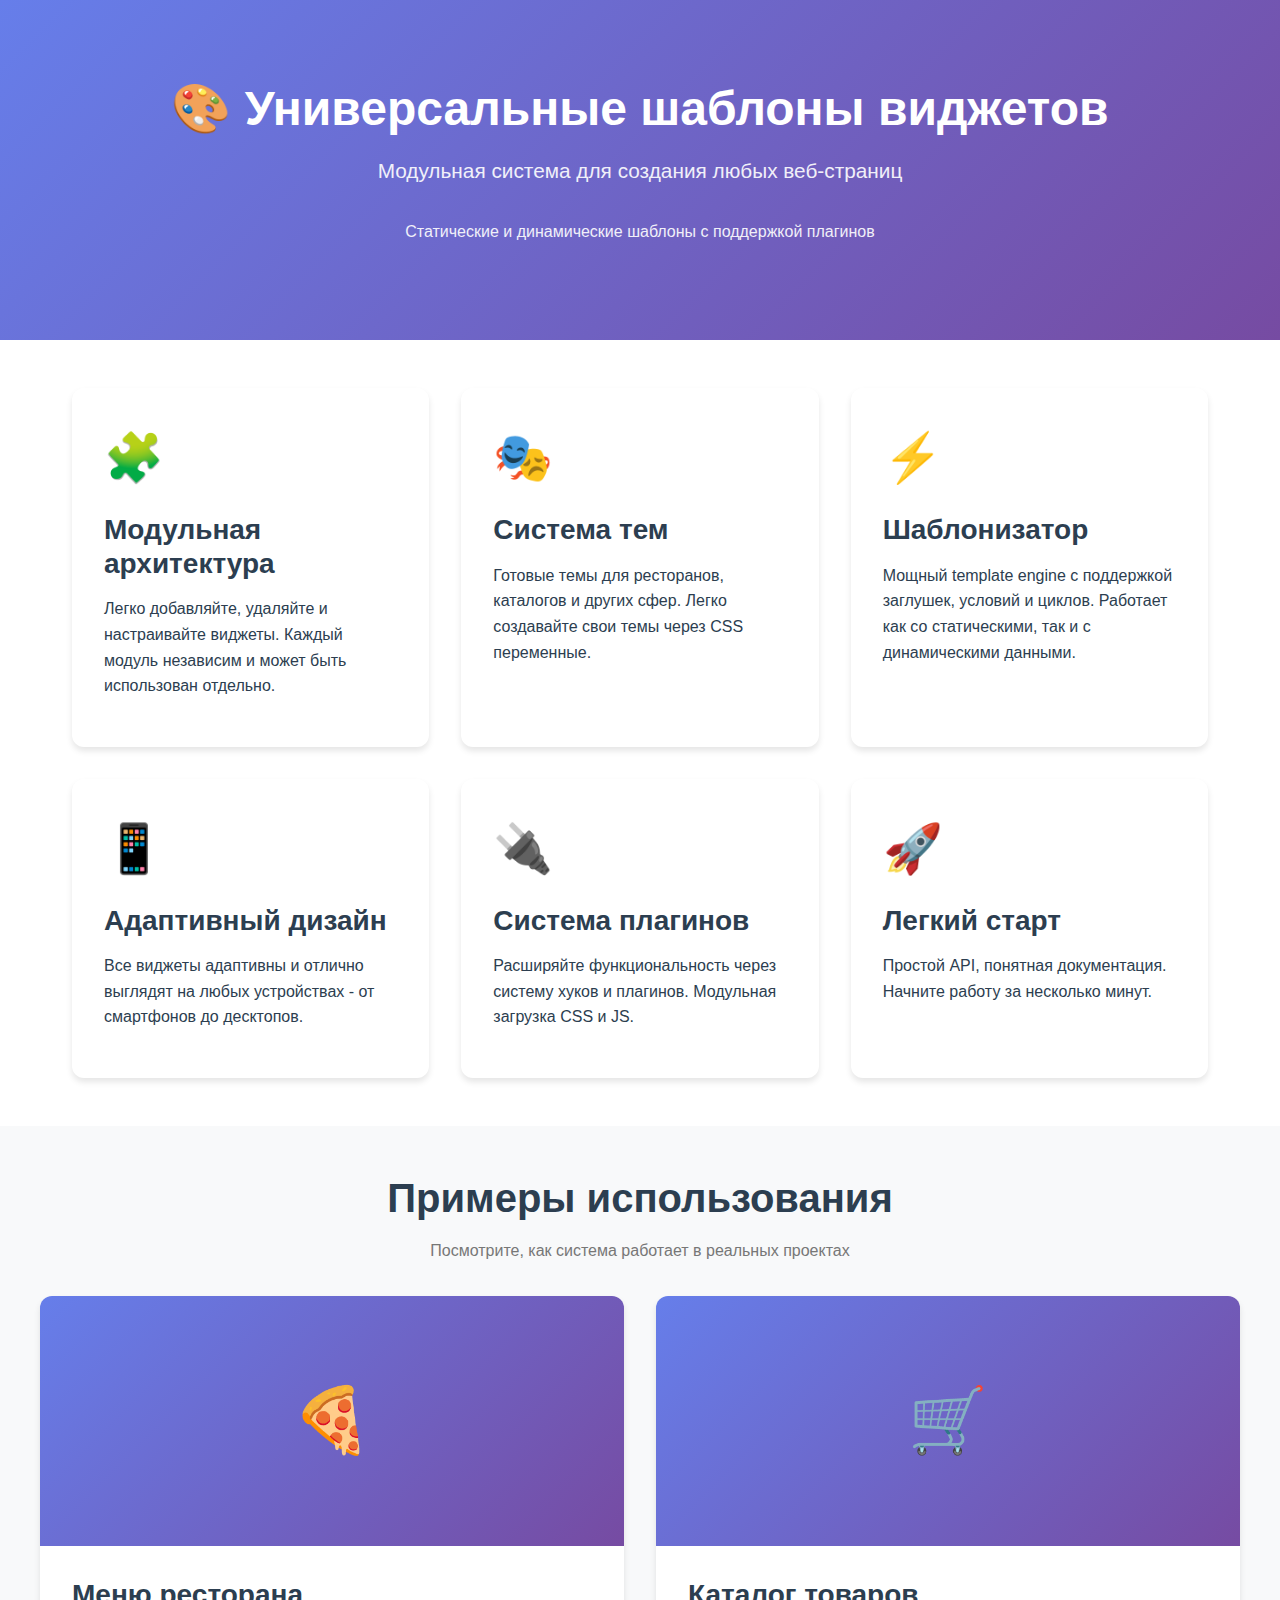
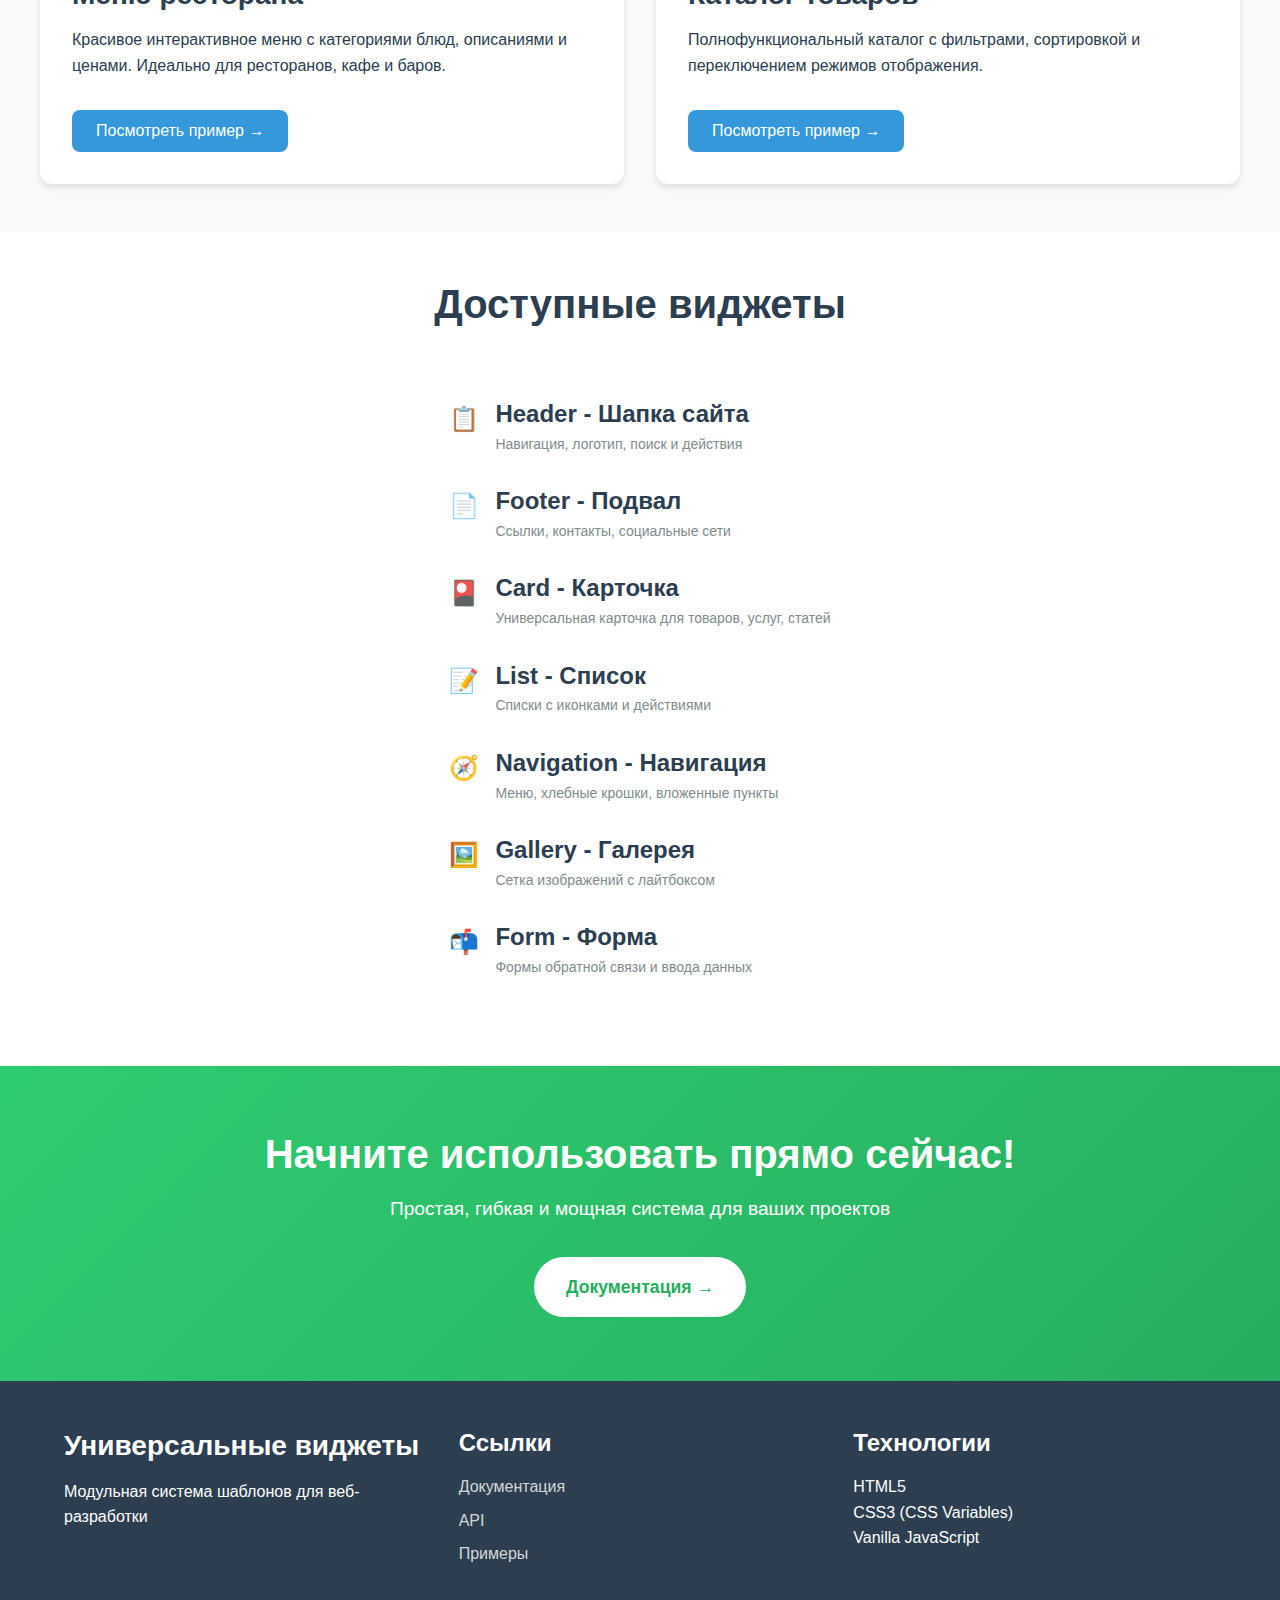
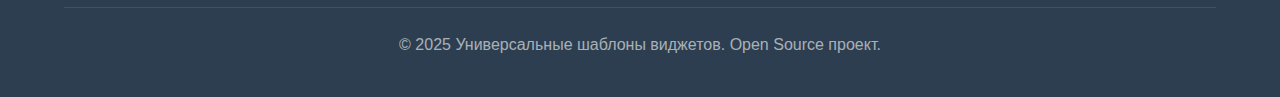
<file: index.html>
<!DOCTYPE html>
<html lang="ru">
<head>
  <meta charset="UTF-8">
  <meta name="viewport" content="width=device-width, initial-scale=1.0">
  <title>Универсальные шаблоны виджетов - Демо</title>
  <link rel="stylesheet" href="styles/core.css">
  <link rel="stylesheet" href="styles/widgets.css">
  <link rel="stylesheet" href="styles/themes/default.css">
  <style>
    .hero {
      background: linear-gradient(135deg, #667eea 0%, #764ba2 100%);
      color: white;
      padding: 80px 20px;
      text-align: center;
    }
    .hero h1 {
      font-size: 3rem;
      margin-bottom: 1rem;
    }
    .hero p {
      font-size: 1.3rem;
      opacity: 0.9;
    }
    .features {
      display: grid;
      grid-template-columns: repeat(auto-fit, minmax(300px, 1fr));
      gap: 2rem;
      padding: 3rem 2rem;
      max-width: 1200px;
      margin: 0 auto;
    }
    .feature-card {
      background: white;
      padding: 2rem;
      border-radius: 12px;
      box-shadow: 0 4px 6px rgba(0, 0, 0, 0.1);
      transition: transform 0.3s;
    }
    .feature-card:hover {
      transform: translateY(-5px);
      box-shadow: 0 10px 20px rgba(0, 0, 0, 0.15);
    }
    .feature-icon {
      font-size: 3rem;
      margin-bottom: 1rem;
    }
    .examples-section {
      background: #f8f9fa;
      padding: 3rem 2rem;
    }
    .examples-grid {
      display: grid;
      grid-template-columns: repeat(auto-fit, minmax(400px, 1fr));
      gap: 2rem;
      max-width: 1200px;
      margin: 2rem auto 0;
    }
    .example-card {
      background: white;
      border-radius: 12px;
      overflow: hidden;
      box-shadow: 0 4px 6px rgba(0, 0, 0, 0.1);
    }
    .example-image {
      width: 100%;
      height: 250px;
      background: linear-gradient(135deg, #667eea 0%, #764ba2 100%);
      display: flex;
      align-items: center;
      justify-content: center;
      font-size: 4rem;
    }
    .example-content {
      padding: 2rem;
    }
    .cta-section {
      text-align: center;
      padding: 4rem 2rem;
      background: linear-gradient(135deg, #2ecc71 0%, #27ae60 100%);
      color: white;
    }
    .cta-button {
      display: inline-block;
      padding: 1rem 2rem;
      background: white;
      color: #27ae60;
      border-radius: 50px;
      font-weight: 600;
      font-size: 1.1rem;
      margin-top: 1rem;
      transition: all 0.3s;
    }
    .cta-button:hover {
      transform: scale(1.05);
      box-shadow: 0 10px 30px rgba(0, 0, 0, 0.2);
    }
  </style>
</head>
<body class="theme-default">
  <div class="page-wrapper">
    <!-- Hero секция -->
    <section class="hero">
      <h1>🎨 Универсальные шаблоны виджетов</h1>
      <p>Модульная система для создания любых веб-страниц</p>
      <p style="font-size: 1rem; margin-top: 2rem;">Статические и динамические шаблоны с поддержкой плагинов</p>
    </section>

    <!-- Возможности -->
    <section class="features">
      <div class="feature-card">
        <div class="feature-icon">🧩</div>
        <h3>Модульная архитектура</h3>
        <p>Легко добавляйте, удаляйте и настраивайте виджеты. Каждый модуль независим и может быть использован отдельно.</p>
      </div>

      <div class="feature-card">
        <div class="feature-icon">🎭</div>
        <h3>Система тем</h3>
        <p>Готовые темы для ресторанов, каталогов и других сфер. Легко создавайте свои темы через CSS переменные.</p>
      </div>

      <div class="feature-card">
        <div class="feature-icon">⚡</div>
        <h3>Шаблонизатор</h3>
        <p>Мощный template engine с поддержкой заглушек, условий и циклов. Работает как со статическими, так и с динамическими данными.</p>
      </div>

      <div class="feature-card">
        <div class="feature-icon">📱</div>
        <h3>Адаптивный дизайн</h3>
        <p>Все виджеты адаптивны и отлично выглядят на любых устройствах - от смартфонов до десктопов.</p>
      </div>

      <div class="feature-card">
        <div class="feature-icon">🔌</div>
        <h3>Система плагинов</h3>
        <p>Расширяйте функциональность через систему хуков и плагинов. Модульная загрузка CSS и JS.</p>
      </div>

      <div class="feature-card">
        <div class="feature-icon">🚀</div>
        <h3>Легкий старт</h3>
        <p>Простой API, понятная документация. Начните работу за несколько минут.</p>
      </div>
    </section>

    <!-- Примеры -->
    <section class="examples-section">
      <h2 style="text-align: center; font-size: 2.5rem; margin-bottom: 1rem;">Примеры использования</h2>
      <p style="text-align: center; color: #777; margin-bottom: 2rem;">Посмотрите, как система работает в реальных проектах</p>

      <div class="examples-grid">
        <div class="example-card">
          <div class="example-image">🍕</div>
          <div class="example-content">
            <h3>Меню ресторана</h3>
            <p>Красивое интерактивное меню с категориями блюд, описаниями и ценами. Идеально для ресторанов, кафе и баров.</p>
            <a href="examples/restaurant-menu.html" class="button" style="display: inline-block; margin-top: 1rem;">Посмотреть пример →</a>
          </div>
        </div>

        <div class="example-card">
          <div class="example-image">🛒</div>
          <div class="example-content">
            <h3>Каталог товаров</h3>
            <p>Полнофункциональный каталог с фильтрами, сортировкой и переключением режимов отображения.</p>
            <a href="examples/catalog.html" class="button" style="display: inline-block; margin-top: 1rem;">Посмотреть пример →</a>
          </div>
        </div>
      </div>
    </section>

    <!-- Доступные виджеты -->
    <section style="max-width: 1200px; margin: 0 auto; padding: 3rem 2rem;">
      <h2 style="text-align: center; font-size: 2.5rem; margin-bottom: 2rem;">Доступные виджеты</h2>

      <div class="widget-list">
        <ul class="list-items">
          <li class="list-item">
            <span class="item-icon">📋</span>
            <div class="item-content">
              <h4 class="item-title">Header - Шапка сайта</h4>
              <p class="item-description">Навигация, логотип, поиск и действия</p>
            </div>
          </li>
          <li class="list-item">
            <span class="item-icon">📄</span>
            <div class="item-content">
              <h4 class="item-title">Footer - Подвал</h4>
              <p class="item-description">Ссылки, контакты, социальные сети</p>
            </div>
          </li>
          <li class="list-item">
            <span class="item-icon">🎴</span>
            <div class="item-content">
              <h4 class="item-title">Card - Карточка</h4>
              <p class="item-description">Универсальная карточка для товаров, услуг, статей</p>
            </div>
          </li>
          <li class="list-item">
            <span class="item-icon">📝</span>
            <div class="item-content">
              <h4 class="item-title">List - Список</h4>
              <p class="item-description">Списки с иконками и действиями</p>
            </div>
          </li>
          <li class="list-item">
            <span class="item-icon">🧭</span>
            <div class="item-content">
              <h4 class="item-title">Navigation - Навигация</h4>
              <p class="item-description">Меню, хлебные крошки, вложенные пункты</p>
            </div>
          </li>
          <li class="list-item">
            <span class="item-icon">🖼️</span>
            <div class="item-content">
              <h4 class="item-title">Gallery - Галерея</h4>
              <p class="item-description">Сетка изображений с лайтбоксом</p>
            </div>
          </li>
          <li class="list-item">
            <span class="item-icon">📬</span>
            <div class="item-content">
              <h4 class="item-title">Form - Форма</h4>
              <p class="item-description">Формы обратной связи и ввода данных</p>
            </div>
          </li>
        </ul>
      </div>
    </section>

    <!-- CTA -->
    <section class="cta-section">
      <h2 style="font-size: 2.5rem; margin-bottom: 1rem;">Начните использовать прямо сейчас!</h2>
      <p style="font-size: 1.2rem;">Простая, гибкая и мощная система для ваших проектов</p>
      <a href="docs/USAGE.md" class="cta-button">Документация →</a>
    </section>

    <!-- Footer -->
    <footer class="widget-footer">
      <div class="footer-container">
        <div class="footer-content">
          <div>
            <h3>Универсальные виджеты</h3>
            <p>Модульная система шаблонов для веб-разработки</p>
          </div>
          <div class="footer-links">
            <h4>Ссылки</h4>
            <ul>
              <li><a href="docs/USAGE.md">Документация</a></li>
              <li><a href="docs/API.md">API</a></li>
              <li><a href="examples/restaurant-menu.html">Примеры</a></li>
            </ul>
          </div>
          <div>
            <h4>Технологии</h4>
            <ul style="list-style: none;">
              <li>HTML5</li>
              <li>CSS3 (CSS Variables)</li>
              <li>Vanilla JavaScript</li>
            </ul>
          </div>
        </div>
        <div class="footer-bottom">
          <p>&copy; 2025 Универсальные шаблоны виджетов. Open Source проект.</p>
        </div>
      </div>
    </footer>
  </div>

  <script src="scripts/template-engine.js"></script>
  <script src="scripts/module-loader.js"></script>
  <script src="scripts/widget-manager.js"></script>
  <script>
    document.addEventListener('DOMContentLoaded', () => {
      WidgetManager.init({ theme: 'default' });
    });
  </script>
</body>
</html>
</file>
<file: styles/core.css>
/**
 * Core Styles - Базовые стили для всех страниц
 * CSS переменные для гибкой кастомизации
 */

:root {
  /* Цвета */
  --color-primary: #3498db;
  --color-secondary: #2ecc71;
  --color-accent: #e74c3c;
  --color-text: #333333;
  --color-text-light: #777777;
  --color-background: #ffffff;
  --color-background-alt: #f8f9fa;
  --color-border: #dee2e6;

  /* Типографика */
  --font-family: -apple-system, BlinkMacSystemFont, 'Segoe UI', Roboto, 'Helvetica Neue', Arial, sans-serif;
  --font-size-base: 16px;
  --font-size-small: 14px;
  --font-size-large: 18px;
  --font-size-h1: 2.5rem;
  --font-size-h2: 2rem;
  --font-size-h3: 1.75rem;
  --font-size-h4: 1.5rem;

  /* Отступы */
  --spacing-xs: 0.25rem;
  --spacing-sm: 0.5rem;
  --spacing-md: 1rem;
  --spacing-lg: 1.5rem;
  --spacing-xl: 2rem;
  --spacing-xxl: 3rem;

  /* Радиусы */
  --radius-sm: 4px;
  --radius-md: 8px;
  --radius-lg: 12px;
  --radius-full: 9999px;

  /* Тени */
  --shadow-sm: 0 1px 3px rgba(0, 0, 0, 0.1);
  --shadow-md: 0 4px 6px rgba(0, 0, 0, 0.1);
  --shadow-lg: 0 10px 20px rgba(0, 0, 0, 0.15);

  /* Переходы */
  --transition-fast: 150ms ease-in-out;
  --transition-normal: 300ms ease-in-out;
  --transition-slow: 500ms ease-in-out;
}

/* Сброс стилей */
* {
  box-sizing: border-box;
  margin: 0;
  padding: 0;
}

body {
  font-family: var(--font-family);
  font-size: var(--font-size-base);
  line-height: 1.6;
  color: var(--color-text);
  background-color: var(--color-background);
}

/* Типографика */
h1, h2, h3, h4, h5, h6 {
  font-weight: 600;
  line-height: 1.2;
  margin-bottom: var(--spacing-md);
}

h1 { font-size: var(--font-size-h1); }
h2 { font-size: var(--font-size-h2); }
h3 { font-size: var(--font-size-h3); }
h4 { font-size: var(--font-size-h4); }

p {
  margin-bottom: var(--spacing-md);
}

a {
  color: var(--color-primary);
  text-decoration: none;
  transition: color var(--transition-fast);
}

a:hover {
  color: var(--color-secondary);
}

/* Контейнеры */
.page-wrapper {
  min-height: 100vh;
  display: flex;
  flex-direction: column;
}

.main-content {
  flex: 1;
  padding: var(--spacing-xl);
  max-width: 1200px;
  margin: 0 auto;
  width: 100%;
}

/* Модули */
.module-container {
  margin-bottom: var(--spacing-lg);
}

.widget {
  padding: var(--spacing-md);
}

/* Кнопки */
button, .button {
  display: inline-block;
  padding: var(--spacing-sm) var(--spacing-lg);
  font-size: var(--font-size-base);
  font-weight: 500;
  text-align: center;
  border: none;
  border-radius: var(--radius-md);
  background-color: var(--color-primary);
  color: white;
  cursor: pointer;
  transition: all var(--transition-fast);
}

button:hover, .button:hover {
  background-color: var(--color-secondary);
  transform: translateY(-2px);
  box-shadow: var(--shadow-md);
}

button:active, .button:active {
  transform: translateY(0);
}

/* Формы */
input, textarea, select {
  width: 100%;
  padding: var(--spacing-sm) var(--spacing-md);
  font-size: var(--font-size-base);
  font-family: var(--font-family);
  border: 1px solid var(--color-border);
  border-radius: var(--radius-md);
  transition: border-color var(--transition-fast);
}

input:focus, textarea:focus, select:focus {
  outline: none;
  border-color: var(--color-primary);
}

/* Утилиты */
.text-center { text-align: center; }
.text-left { text-align: left; }
.text-right { text-align: right; }

.hidden { display: none !important; }
.visible { display: block !important; }

/* Адаптивность */
@media (max-width: 768px) {
  :root {
    --font-size-h1: 2rem;
    --font-size-h2: 1.75rem;
    --font-size-h3: 1.5rem;
  }

  .main-content {
    padding: var(--spacing-md);
  }
}
</file>
<file: styles/widgets.css>
/**
 * Widget Styles - Стили для всех виджетов
 */

/* Header Widget */
.widget-header {
  background-color: var(--color-background);
  border-bottom: 1px solid var(--color-border);
  padding: var(--spacing-lg) 0;
  position: sticky;
  top: 0;
  z-index: 1000;
  box-shadow: var(--shadow-sm);
}

.header-container {
  max-width: 1200px;
  margin: 0 auto;
  padding: 0 var(--spacing-lg);
  display: flex;
  align-items: center;
  justify-content: space-between;
  gap: var(--spacing-lg);
}

.header-logo {
  display: flex;
  align-items: center;
  gap: var(--spacing-md);
}

.header-logo h1 {
  margin: 0;
  font-size: 1.5rem;
}

.header-logo img {
  height: 40px;
  width: auto;
}

.header-nav {
  display: flex;
  gap: var(--spacing-lg);
}

.nav-link {
  padding: var(--spacing-sm) var(--spacing-md);
  border-radius: var(--radius-md);
  transition: all var(--transition-fast);
}

.nav-link:hover {
  background-color: var(--color-background-alt);
}

.header-search {
  display: flex;
  gap: var(--spacing-sm);
}

.search-input {
  min-width: 200px;
}

/* Footer Widget */
.widget-footer {
  background-color: var(--color-text);
  color: white;
  padding: var(--spacing-xxl) 0 var(--spacing-lg);
  margin-top: auto;
}

.footer-container {
  max-width: 1200px;
  margin: 0 auto;
  padding: 0 var(--spacing-lg);
}

.footer-content {
  display: grid;
  grid-template-columns: repeat(auto-fit, minmax(250px, 1fr));
  gap: var(--spacing-xl);
  margin-bottom: var(--spacing-xl);
}

.footer-content a {
  color: rgba(255, 255, 255, 0.8);
}

.footer-content a:hover {
  color: white;
}

.footer-links ul {
  list-style: none;
}

.footer-links li {
  margin-bottom: var(--spacing-sm);
}

.footer-bottom {
  border-top: 1px solid rgba(255, 255, 255, 0.1);
  padding-top: var(--spacing-lg);
  text-align: center;
  color: rgba(255, 255, 255, 0.6);
}

/* Card Widget */
.widget-card {
  background: white;
  border-radius: var(--radius-lg);
  overflow: hidden;
  box-shadow: var(--shadow-md);
  transition: all var(--transition-normal);
}

.widget-card:hover {
  transform: translateY(-4px);
  box-shadow: var(--shadow-lg);
}

.card-image {
  position: relative;
  overflow: hidden;
  aspect-ratio: 16 / 9;
}

.card-image img {
  width: 100%;
  height: 100%;
  object-fit: cover;
  transition: transform var(--transition-slow);
}

.widget-card:hover .card-image img {
  transform: scale(1.05);
}

.card-badge {
  position: absolute;
  top: var(--spacing-md);
  right: var(--spacing-md);
  padding: var(--spacing-xs) var(--spacing-md);
  background-color: var(--color-accent);
  color: white;
  border-radius: var(--radius-full);
  font-size: var(--font-size-small);
  font-weight: 600;
}

.card-content {
  padding: var(--spacing-lg);
}

.card-category {
  display: inline-block;
  font-size: var(--font-size-small);
  color: var(--color-primary);
  font-weight: 600;
  text-transform: uppercase;
  margin-bottom: var(--spacing-sm);
}

.card-title {
  margin-bottom: var(--spacing-md);
}

.card-description {
  color: var(--color-text-light);
  margin-bottom: var(--spacing-lg);
}

.card-price {
  display: flex;
  align-items: center;
  gap: var(--spacing-md);
  margin-bottom: var(--spacing-lg);
}

.old-price {
  text-decoration: line-through;
  color: var(--color-text-light);
}

.current-price {
  font-size: var(--font-size-large);
  font-weight: 700;
  color: var(--color-accent);
}

/* List Widget */
.widget-list {
  background: white;
  border-radius: var(--radius-lg);
  padding: var(--spacing-lg);
}

.list-title {
  margin-bottom: var(--spacing-lg);
}

.list-items {
  list-style: none;
}

.list-item {
  display: flex;
  align-items: flex-start;
  gap: var(--spacing-md);
  padding: var(--spacing-md);
  border-radius: var(--radius-md);
  transition: background-color var(--transition-fast);
}

.list-item:hover {
  background-color: var(--color-background-alt);
}

.item-icon {
  font-size: 1.5rem;
  flex-shrink: 0;
}

.item-content {
  flex: 1;
}

.item-title {
  margin-bottom: var(--spacing-xs);
}

.item-description {
  color: var(--color-text-light);
  font-size: var(--font-size-small);
  margin: 0;
}

/* Navigation Widget */
.widget-navigation {
  background: white;
  border-radius: var(--radius-lg);
  padding: var(--spacing-md);
}

.nav-menu {
  list-style: none;
  display: flex;
  flex-wrap: wrap;
  gap: var(--spacing-sm);
}

.nav-menu.vertical {
  flex-direction: column;
}

.nav-item {
  position: relative;
}

.nav-link {
  display: flex;
  align-items: center;
  gap: var(--spacing-sm);
  padding: var(--spacing-sm) var(--spacing-md);
  border-radius: var(--radius-md);
  transition: all var(--transition-fast);
}

.nav-item.active .nav-link {
  background-color: var(--color-primary);
  color: white;
}

/* Gallery Widget */
.widget-gallery {
  padding: var(--spacing-lg);
}

.gallery-grid {
  display: grid;
  grid-template-columns: repeat(auto-fill, minmax(250px, 1fr));
  gap: var(--spacing-lg);
}

.gallery-item {
  position: relative;
  border-radius: var(--radius-md);
  overflow: hidden;
  aspect-ratio: 1;
}

.gallery-image {
  width: 100%;
  height: 100%;
  object-fit: cover;
}

.gallery-overlay {
  position: absolute;
  inset: 0;
  background: rgba(0, 0, 0, 0.7);
  display: flex;
  align-items: center;
  justify-content: center;
  opacity: 0;
  transition: opacity var(--transition-normal);
}

.gallery-item:hover .gallery-overlay {
  opacity: 1;
}

/* Form Widget */
.widget-form {
  background: white;
  border-radius: var(--radius-lg);
  padding: var(--spacing-xl);
  max-width: 600px;
  margin: 0 auto;
}

.form-field {
  margin-bottom: var(--spacing-lg);
}

.form-label {
  display: block;
  margin-bottom: var(--spacing-sm);
  font-weight: 500;
}

.required {
  color: var(--color-accent);
}

.form-hint {
  display: block;
  margin-top: var(--spacing-xs);
  color: var(--color-text-light);
  font-size: var(--font-size-small);
}

.form-actions {
  display: flex;
  gap: var(--spacing-md);
  margin-top: var(--spacing-xl);
}

/* Адаптивность */
@media (max-width: 768px) {
  .header-container {
    flex-direction: column;
    align-items: flex-start;
  }

  .header-nav {
    width: 100%;
    flex-direction: column;
    gap: var(--spacing-sm);
  }

  .gallery-grid {
    grid-template-columns: repeat(auto-fill, minmax(150px, 1fr));
  }
}
</file>
<file: styles/themes/default.css>
/**
 * Default Theme - Стандартная универсальная тема
 */

.theme-default {
  --color-primary: #3498db;
  --color-secondary: #2ecc71;
  --color-accent: #e74c3c;
  --color-text: #2c3e50;
  --color-text-light: #7f8c8d;
  --color-background: #ffffff;
  --color-background-alt: #ecf0f1;
  --color-border: #bdc3c7;
}

.theme-default .widget-header {
  background: linear-gradient(135deg, #667eea 0%, #764ba2 100%);
  color: white;
  border: none;
}

.theme-default .header-logo h1 {
  color: white;
}

.theme-default .nav-link {
  color: white;
}

.theme-default .nav-link:hover {
  background-color: rgba(255, 255, 255, 0.2);
}

.theme-default .widget-card {
  border: 1px solid var(--color-border);
}

.theme-default .main-content {
  background-color: var(--color-background-alt);
}
</file>
